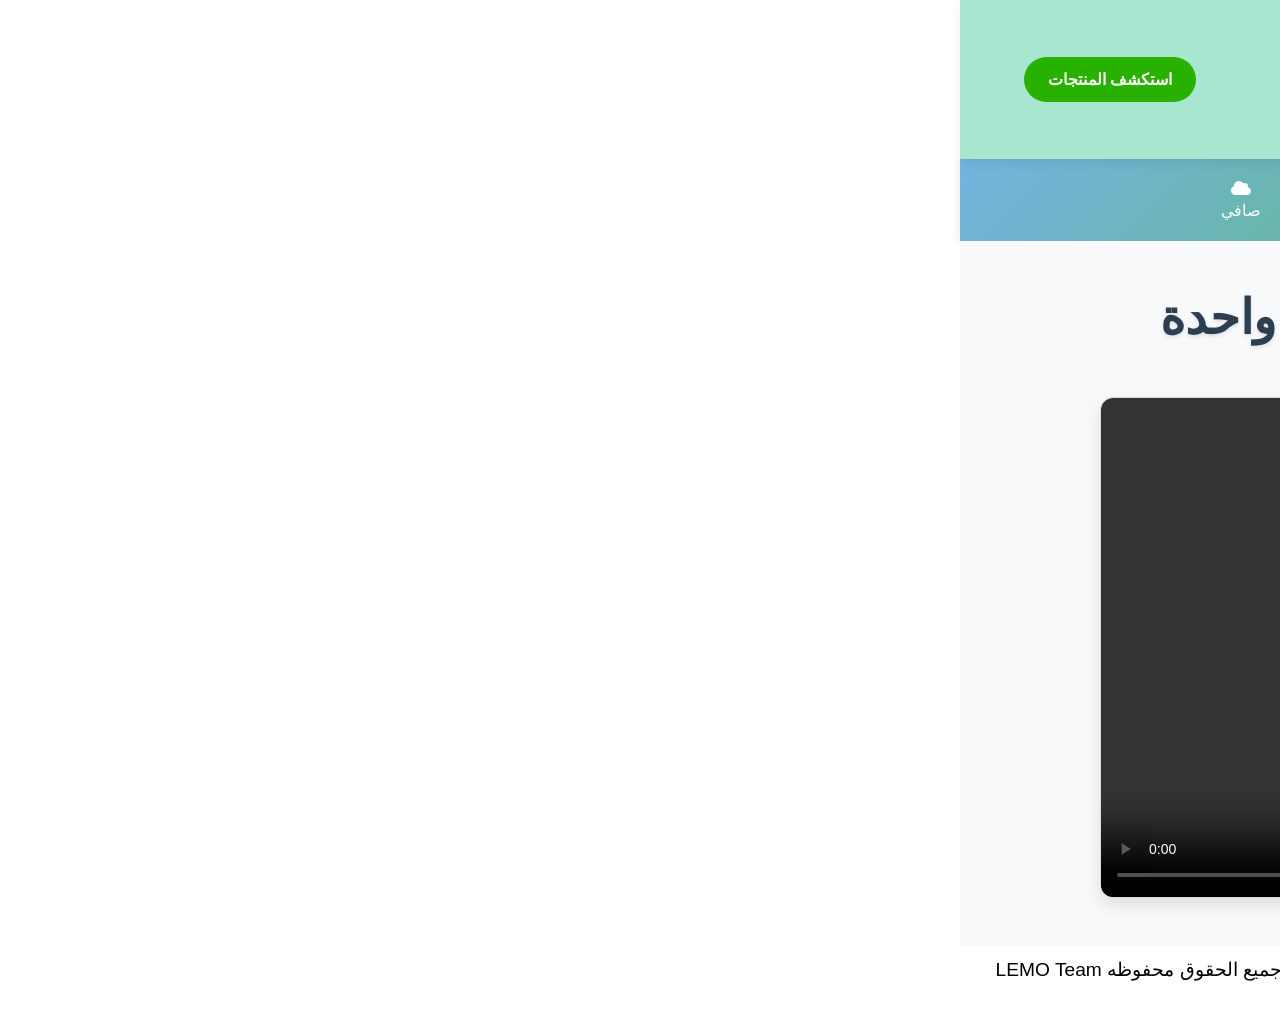
<file: home.html>
<!DOCTYPE html>
<html lang="ar" dir="rtl">
<head>
    <meta charset="UTF-8">
    <meta name="viewport" content="width=device-width, initial-scale=1.0">
    <title>LEMO site </title>
    <link rel="stylesheet" href="https://cdnjs.cloudflare.com/ajax/libs/font-awesome/6.4.0/css/all.min.css">
    <style>
        * {
            margin: 0;
            padding: 0;
            box-sizing: border-box;
            font-family: 'Tajawal', sans-serif;
        }
        
        .main-header {
    display: flex;
    justify-content: space-between;
    align-items: center;
    padding: 15px 40px;
    background-color: #a8e6cf;
    box-shadow: 0 4px 12px rgba(0, 0, 0, 0.08);
    position: sticky;
    top: 0;
    z-index: 1000;
}

.logo {
    width: 120px;
    height: auto;
    transition: transform 0.3s ease;
}

.logo:hover {
    transform: scale(1.05);
}

.store-btn {
    background-color: #29b100;
    color: white;
    padding: 0.8rem 1.5rem;
    border-radius: 30px;
    text-decoration: none;
    font-weight: bold;
    display: flex;
    align-items: center;
    transition: all 0.3s;
    position: relative;
    overflow: hidden;
    
}

.store-btn span {
    position: relative;
    z-index: 2;
}

.hover-effect {
    position: absolute;
    top: 0;
    left: -100%;
    width: 100%;
    height: 100%;
    background: linear-gradient(90deg, transparent, rgba(255,255,255,0.2), transparent);
    transition: 0.5s;
}

.store-btn:hover .hover-effect {
    left: 100%;
}

.store-btn:hover {
    background-color: #c0392b;
    transform: translateY(-3px);
    box-shadow: 0 6px 12px rgba(0,0,0,0.15);
}












.section-header {
    text-align: center;
    margin-bottom: 40px;
}

.section-header h2 {
    font-size: 2rem;
    color: #2c3e50;
    position: relative;
    display: inline-block;
}
        
       
        
        .video-section {
            padding: 3rem 0;
            background-color: #f8f9fa; /* خلفية فاتحة */
            position: relative;
        }
        
        .video-container {
            max-width: 1200px;
            margin: 0 auto;
            position: relative;
            padding: 0 2rem;
        }
        
        .tech-heading {
            position: relative;
            z-index: 2;
            color: #2c3e50; /* نفس لون الهيدر */
            text-align: center;
            margin-bottom: 2rem;
            font-size: 3rem;
            font-weight: 800;
            text-shadow: 0 2px 4px rgba(0,0,0,0.1);
            animation: fadeInDown 1s ease-out;
        }
        
        .tech-heading::after {
            content: "";
            display: block;
            width: 100px;
            height: 4px;
            background-color: #e74c3c; /* لون الزر */
            margin: 1rem auto;
            border-radius: 2px;
        }
        
        .video-wrapper {
            position: relative;
            border-radius: 12px;
            overflow: hidden;
            box-shadow: 0 8px 16px rgba(0,0,0,0.1);
            max-width: 1000px;
            margin: 0 auto;
            border: 1px solid #ddd;
        }
        
        .vid {
            width: 100%;
            display: block;
            position: relative;
            z-index: 1;
            border-radius: 12px;
        }
        
        @keyframes fadeInDown {
            from {
                opacity: 0;
                transform: translateY(-30px);
            }
            to {
                opacity: 1;
                transform: translateY(0);
            }
        }
        
        @media (max-width: 768px) {
            .tech-heading {
                font-size: 2rem;
            }
            
            .main-header {
                flex-direction: column;
                padding: 1rem;
            }
            
            .store-btn {
                margin-top: 1rem;
            }
        }
        .main-footer {
    background: var(--dark-color);
    color: var(--white);
    padding: 60px 0 0;
}




a {
    text-decoration:none;
    text-decoration-color: #2e7d32; 
    text-decoration-thickness: 2px;
    text-decoration-style: dotted; 
    color: black;
}

a:hover {
color: lightgreen; 
}


  
.main-footer {
    transform: translateX(-60rem);
}
body{
   overflow: hidden;

}
.moving-image {
position: absolute;
animation: moveRightLeft 10s linear infinite;
}

@keyframes moveRightLeft {
0% { left: 0px; }
50% { left: 1600px; }
100% { left: 0px; }
}


.tech-heading {
  animation: green-colors 1s infinite ease-in-out;
}

@keyframes green-colors {
  0% { color: #09ea0d; }  /* أخضر فاتح جداً */
  20% { color: #4da515; } /* أخضر نعناعي */
  40% { color: #00ae40; } /* أخضر متوسط */
  60% { color: #13a500; } /* أخضر مزرق */
  80% { color: #008900; } /* أخضر غامق */
  100% { color: #09ea0d; }
}
.store-btn {
    transform: translateX(1.5rem);
    
}
.store-btn:hover {
    transform: translateX(1.5rem)translateY(-0.5rem);

}

.c {
    font-size: larger;
    transform: translateY(-3rem)translateX(1rem);
}


.moving-image {
    width: 250px;
    transform: translateX(10rem);
}
.weather-widget {
            background: linear-gradient(135deg, #72b5e0, #52b72d);
            padding: 15px 20px;
            color: white;
            display: flex;
            justify-content: space-around;
            align-items: center;
            box-shadow: 0 2px 10px rgba(0,0,0,0.1);
            font-family: 'Tajawal', sans-serif;
        }
        
        .weather-info {
            display: flex;
            align-items: center;
            gap: 15px;
        }
        
        .weather-icon {
            font-size: 2rem;
        }
        
        .weather-temp {
            font-size: 1.8rem;
            font-weight: bold;
        }
        
        .weather-details {
            display: flex;
            gap: 20px;
        }
        
        .weather-detail {
            display: flex;
            flex-direction: column;
            align-items: center;
        }
        
        .weather-detail i {
            margin-bottom: 5px;
        }
        
        


            </style>
      </head>
       <body>
    <header class="main-header">
        
        <a href="index.html"><img class="logo" src="assets/Screenshot 2025-05-01 122047.png" alt="شعار المتجر"></a>
        <a href="index.html" class="store-btn">
            <span class="hi">استكشف المنتجات</span>
            <div class="hover-effect"></div>
             
        </a>  
           <img class="moving-image" src="assets/Untitled.png" alt="Moving Image">
           
    
    </header>

     <section>
        <div class="weather-widget">
            <div class="weather-info">
                <i class="weather-icon fas fa-sun"></i>
                <div>
                    <div class="weather-city">مادبا</div>
                    <div class="weather-temp">25°C</div>
                </div>
            </div>
            <div class="weather-details">
                <div class="weather-detail">
                    <i class="fas fa-wind"></i>
                    <span>10km/h</span>
                </div>
                <div class="weather-detail">
                    <i class="fas fa-tint"></i>
                    <span>40%</span>
                </div>
                <div class="weather-detail">
                    <i class="fas fa-cloud"></i>
                    <span>صافي</span>
                </div>
            </div>
        </div>
     </section>

    <section class="video-section">
        <div class="video-container">
            <h1 class="tech-heading">  أحدث التقنيات لزراعة مستدامة بلمسة واحدة </h1>
            <div class="video-wrapper">
                <video class="vid" src="assets/WhatsApp Video 2025-04-29 at 1.29.45 PM.mp4" autoplay loop muted controls></video>
            </div>
        </div>
    </section>
    <footer class="main-footer">
        <p class="c">©جميع الحقوق  محفوظه LEMO Team</p>
    </footer>
</body>
</html>
</file>
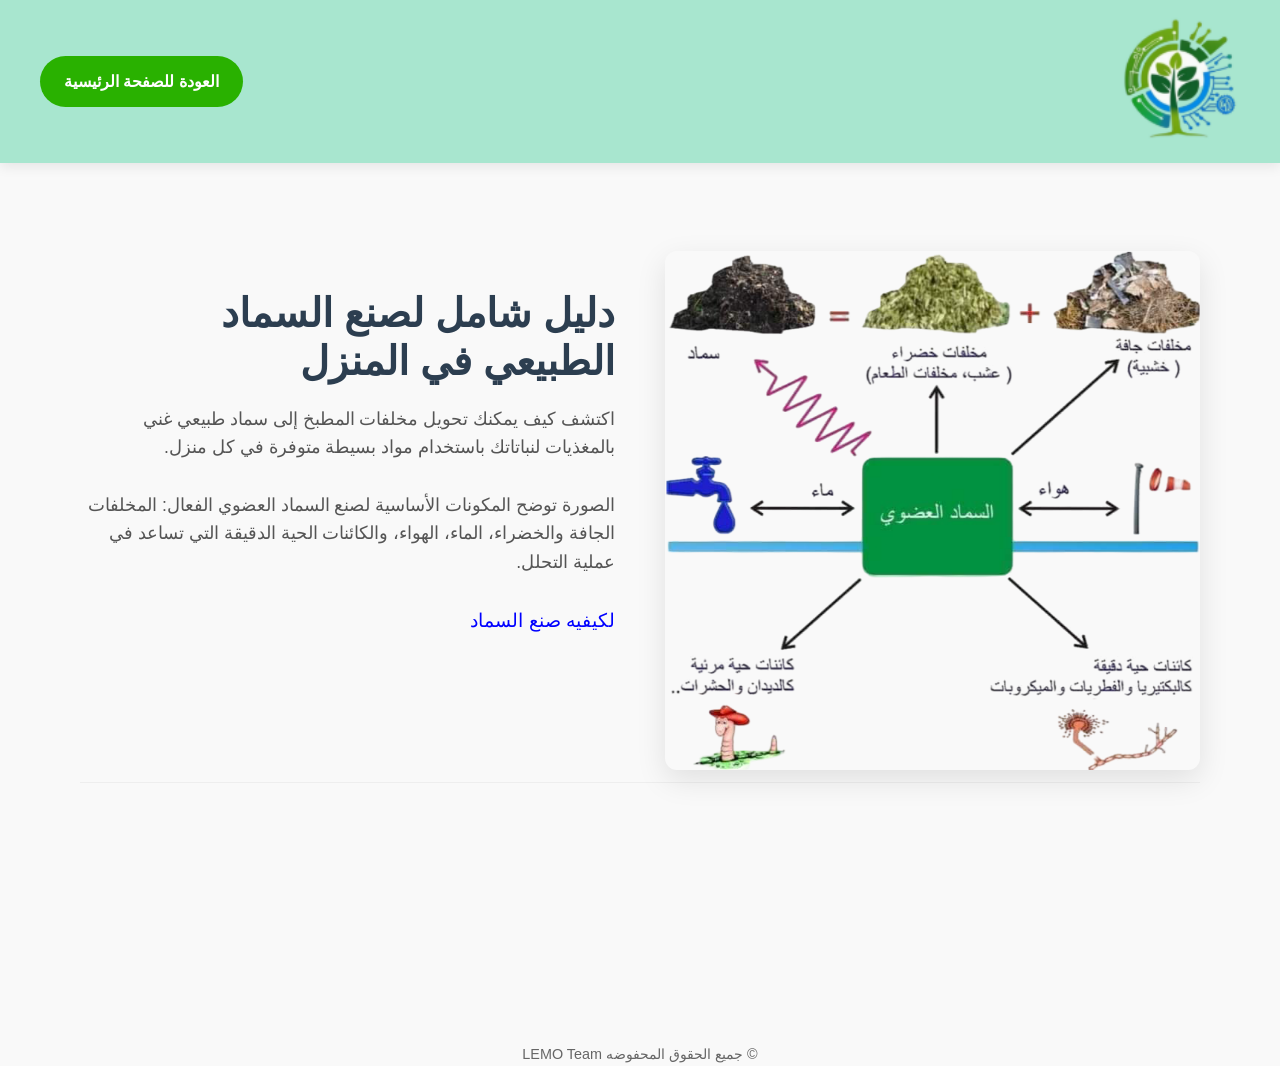
<file: index3.html>
<!DOCTYPE html>
<html lang="ar" dir="rtl">
<head>
    <meta charset="UTF-8">
    <meta name="viewport" content="width=device-width, initial-scale=1.0">
    <title>LEMO site</title>
    <link rel="stylesheet" href="https://cdnjs.cloudflare.com/ajax/libs/font-awesome/6.0.0/css/all.min.css">
    <style>
       
    
        * {
            margin: 0;
            padding: 0;
            box-sizing: border-box;
        }
        
        body {
            font-family: 'Segoe UI', Tahoma, Geneva, Verdana, sans-serif;
            line-height: 1.6;
            color: #333;
            background-color: #f9f9f9;
            overflow: hidden;
            
        }
        
        
        .main-header {
    display: flex;
    justify-content: space-between;
    align-items: center;
    padding: 15px 40px;
    background-color: #a8e6cf;
    box-shadow: 0 4px 12px rgba(0, 0, 0, 0.08);
    position: sticky;
    top: 0;
    z-index: 1000;
}

.logo {
    width: 120px;
    height: auto;
    transition: transform 0.3s ease;
}

.logo:hover {
    transform: scale(1.05);
}

.store-btn {
    background-color: #29b100;
    color: white;
    padding: 0.8rem 1.5rem;
    border-radius: 30px;
    text-decoration: none;
    font-weight: bold;
    display: flex;
    align-items: center;
    transition: all 0.3s;
    position: relative;
    overflow: hidden;
}

.store-btn span {
    position: relative;
    z-index: 2;
}

.hover-effect {
    position: absolute;
    top: 0;
    left: -100%;
    width: 100%;
    height: 100%;
    background: linear-gradient(90deg, transparent, rgba(255,255,255,0.2), transparent);
    transition: 0.5s;
}

.store-btn:hover .hover-effect {
    left: 100%;
}

.store-btn:hover {
    background-color: #c0392b;
    transform: translateY(-3px);
    box-shadow: 0 6px 12px rgba(0,0,0,0.15);
}
        
        /* Main Content Styles */
        .container {
            max-width: 1200px;
            margin: 0 auto;
            padding: 40px;
            width: 200rem;
        }
        
        .hero-section {
            display: flex;
            align-items: center;
            gap: 50px;
            margin-bottom: 60px;
        }
        
        .hero-image {
            flex: 1;
            border-radius: 12px;
            box-shadow: 0 10px 30px rgba(0, 0, 0, 0.1);
            overflow: hidden;
            transition: transform 0.3s ease;
            transform: translateY(3rem);
        }
        
        .hero-image img {
            width: 100%;
            height: auto;
            display: block;

        }
        
        .hero-image:hover {
            transform: scale(1.02);
        }
        
        .hero-content {
            flex: 1;
        }
        
        .hero-content h1 {
            font-size: 2.5rem;
            color: #2c3e50;
            margin-bottom: 20px;
            line-height: 1.2;
        }
        
        .hero-content p {
            font-size: 1.1rem;
            color: #555;
            margin-bottom: 30px;
        }
        
        
        .steps-section {
            background-color: white;
            border-radius: 12px;
            padding: 40px;
            box-shadow: 0 5px 15px rgba(0, 0, 0, 0.05);
            margin-bottom: 40px;
        }
        .op {
            text-decoration:none;
            text-decoration-color: #2e7d32; 
            text-decoration-thickness: 2px;
            text-decoration-style: dotted; 
            color: blue;
            font-size: larger;
        }
       
        
        .section-title {
            text-align: center;
            color: #2c3e50;
            margin-bottom: 40px;
            font-size: 2rem;
            position: relative;
        }
        
        .section-title::after {
            content: '';
            display: block;
            width: 80px;
            height: 4px;
            background: #a8e6cf;
            margin: 15px auto 0;
            border-radius: 2px;
        }
        
        .steps-grid {
            display: grid;
            grid-template-columns: repeat(2, 1fr);
            gap: 30px;
        }
        
        .step-card {
            background-color: #f8f8f8;
            border-radius: 10px;
            padding: 25px;
            transition: all 0.3s ease;
            border-left: 5px solid #a8e6cf;
        }
        
        .step-card:hover {
            transform: translateY(-5px);
            box-shadow: 0 8px 20px rgba(0, 0, 0, 0.1);
        }
        
        .step-number {
            display: inline-block;
            background-color: #2c3e50;
            color: white;
            width: 35px;
            height: 35px;
            border-radius: 50%;
            text-align: center;
            line-height: 35px;
            margin-bottom: 15px;
            font-weight: bold;
        }
        
        
        .step-title {
            font-size: 1.3rem;
            color: #2c3e50;
            margin-bottom: 15px;
        }
        
        .step-description {
            color: #666;
            font-size: 1rem;
        }
        
        /* Tips Section */
        .tips-section {
            background-color: #e8f4ea;
            border-radius: 12px;
            padding: 40px;
            text-align: center;
        }
        
        .tips-section h2 {
            color: #2c3e50;
            margin-bottom: 20px;
            font-size: 1.8rem;
        }
        
        .tips-content {
            font-size: 1.1rem;
            color: #444;
            max-width: 800px;
            margin: 0 auto;
            line-height: 1.8;
        }
        
        /* Footer */
        .footer {
            text-align: center;
            padding: 100px;
            color: #666;
            font-size: 0.9rem;
            margin-top: 10px;
            border-top: 1px solid #eee;
        }
        
        /* Responsive Adjustments */
        @media (max-width: 992px) {
            .hero-section {
                flex-direction: column;
            }
            
            .steps-grid {
                grid-template-columns: 1fr;
            }
        }
        .c {
            transform: translateY(10rem);
        }
        
        




    </style>
</head>
<body>
    <header class="main-header">
        <a href="index.html"><img class="logo" src="assets/Screenshot 2025-05-01 122047.png" alt="شعار الموقع"></a>
        <a href="index.html" class="store-btn">
            <span>العودة للصفحة الرئيسية</span>
            <div class="hover-effect"></div>
        </a>
        
    </header>
    
    <div class="container">
        
        <section class="hero-section">
            <div class="hero-image">
                <img  src="assets/122884037_234358504689129_2043362347790949247_n.png" alt="مكونات السماد العضوي">
            </div>
            
            <div class="hero-content">
                <h1>دليل شامل لصنع السماد الطبيعي في المنزل</h1>
                <p>اكتشف كيف يمكنك تحويل مخلفات المطبخ إلى سماد طبيعي غني بالمغذيات لنباتاتك باستخدام مواد بسيطة متوفرة في كل منزل.</p>
                <p>الصورة توضح المكونات الأساسية لصنع السماد العضوي الفعال: المخلفات الجافة والخضراء، الماء، الهواء، والكائنات الحية الدقيقة التي تساعد في عملية التحلل.</p>
                <a class="op" href="index4.html">لكيفيه صنع السماد</a>
            </div>
        </section>
        
        
    
    <footer class="footer">
        <p class="c">©  جميع الحقوق المحفوضه LEMO Team</p>
    </footer>
</body>
</html>
</file>
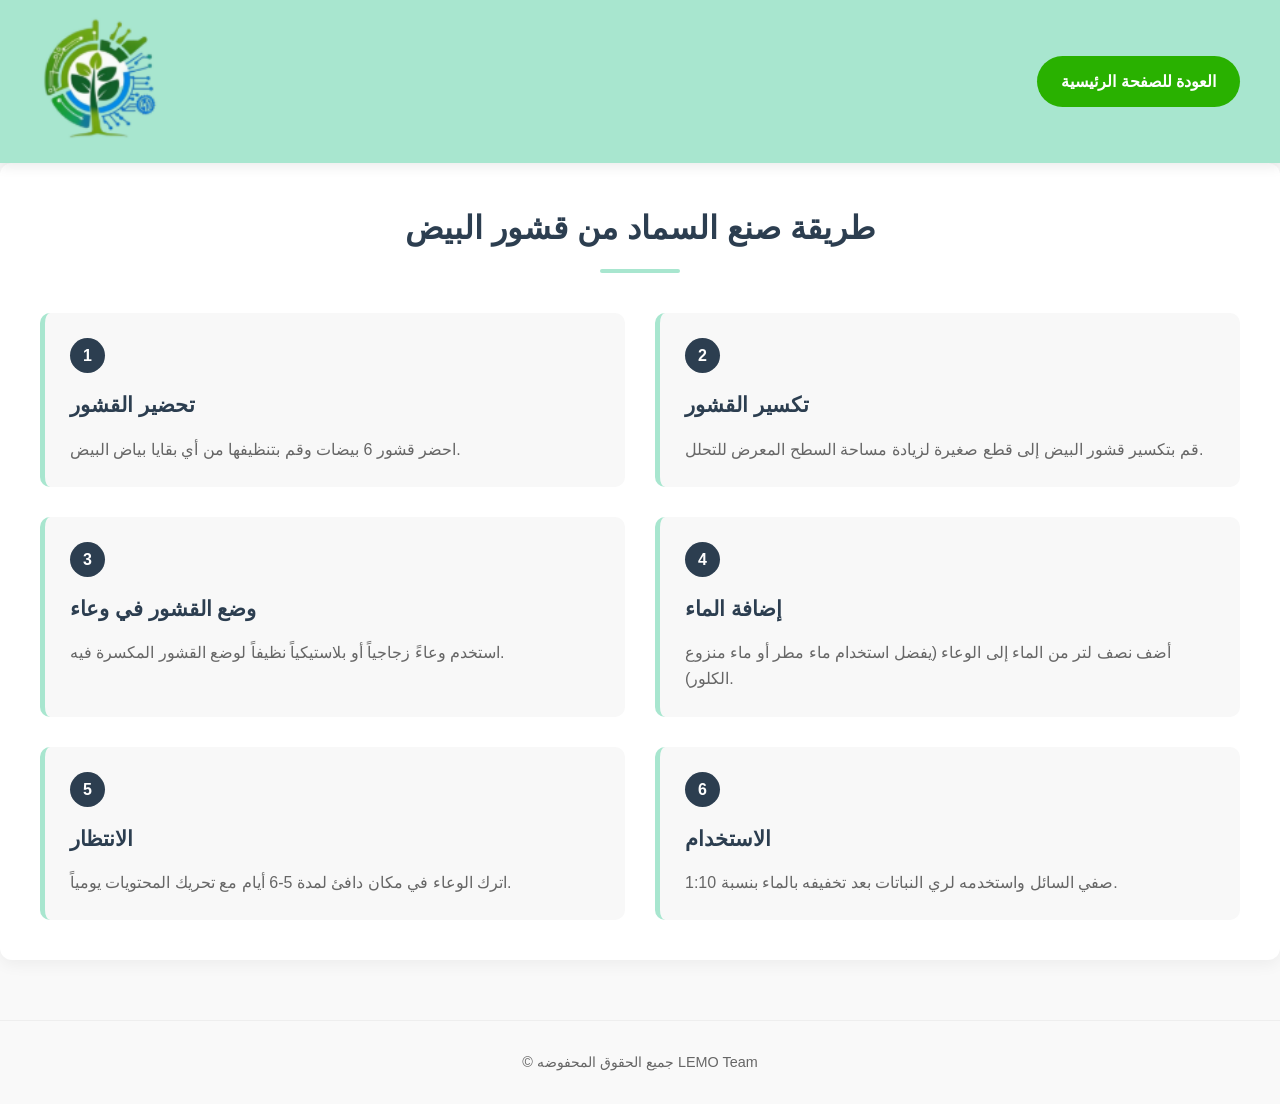
<file: index4.html>
<!DOCTYPE html>
<html lang="en">
<head>
    <meta charset="UTF-8">
    <meta name="viewport" content="width=device-width, initial-scale=1.0">
    <title>LEMO site</title>
    <link rel="stylesheet" href="https://cdnjs.cloudflare.com/ajax/libs/font-awesome/6.0.0/css/all.min.css">
    <style>
    * {
        margin: 0;
        padding: 0;
        box-sizing: border-box;
        scroll-behavior: smooth;
    }
    
    body {
        font-family: 'Segoe UI', Tahoma, Geneva, Verdana, sans-serif;
        line-height: 1.6;
        color: #333;
        background-color: #f9f9f9;
        scroll-behavior: smooth;
    }
    
    
    .main-header {
    display: flex;
    justify-content: space-between;
    align-items: center;
    padding: 15px 40px;
    background-color: #a8e6cf;
    box-shadow: 0 4px 12px rgba(0, 0, 0, 0.08);
    position: sticky;
    top: 0;
    z-index: 1000;
}

.logo {
    width: 120px;
    height: auto;
    transition: transform 0.3s ease;
}

.logo:hover {
    transform: scale(1.05);
}

.store-btn {
    background-color: #29b100;
    color: white;
    padding: 0.8rem 1.5rem;
    border-radius: 30px;
    text-decoration: none;
    font-weight: bold;
    display: flex;
    align-items: center;
    transition: all 0.3s;
    position: relative;
    overflow: hidden;
}

.store-btn span {
    position: relative;
    z-index: 2;
}

.hover-effect {
    position: absolute;
    top: 0;
    left: -100%;
    width: 100%;
    height: 100%;
    background: linear-gradient(90deg, transparent, rgba(255,255,255,0.2), transparent);
    transition: 0.5s;
}

.store-btn:hover .hover-effect {
    left: 100%;
}

.store-btn:hover {
    background-color: #c0392b;
    transform: translateY(-3px);
    box-shadow: 0 6px 12px rgba(0,0,0,0.15);
}
    
    /* Main Content Styles */
    .container {
        max-width: 1200px;
        margin: 0 auto;
        padding: 40px;
    }
    
    .hero-section {
        display: flex;
        align-items: center;
        gap: 50px;
        margin-bottom: 60px;
    }
    
    .hero-image {
        flex: 1;
        border-radius: 12px;
        box-shadow: 0 10px 30px rgba(0, 0, 0, 0.1);
        overflow: hidden;
        transition: transform 0.3s ease;
    }
    
    .hero-image img {
        width: 100%;
        height: auto;
        display: block;
    }
    
    .hero-image:hover {
        transform: scale(1.02);
    }
    
    .hero-content {
        flex: 1;
    }
    
    .hero-content h1 {
        font-size: 2.5rem;
        color: #2c3e50;
        margin-bottom: 20px;
        line-height: 1.2;
    }
    
    .hero-content p {
        font-size: 1.1rem;
        color: #555;
        margin-bottom: 30px;
    }
    
    /* Steps Section */
    .steps-section {
        background-color: white;
        border-radius: 12px;
        padding: 40px;
        box-shadow: 0 5px 15px rgba(0, 0, 0, 0.05);
        margin-bottom: 40px;
    }
    
    .section-title {
        text-align: center;
        color: #2c3e50;
        margin-bottom: 40px;
        font-size: 2rem;
        position: relative;
    }
    
    .section-title::after {
        content: '';
        display: block;
        width: 80px;
        height: 4px;
        background: #a8e6cf;
        margin: 15px auto 0;
        border-radius: 2px;
    }
    
    .steps-grid {
        display: grid;
        grid-template-columns: repeat(2, 1fr);
        gap: 30px;
    }
    
    .step-card {
        background-color: #f8f8f8;
        border-radius: 10px;
        padding: 25px;
        transition: all 0.3s ease;
        border-left: 5px solid #a8e6cf;
    }
    
    .step-card:hover {
        transform: translateY(-5px);
        box-shadow: 0 8px 20px rgba(0, 0, 0, 0.1);
    }
    
    .step-number {
        display: inline-block;
        background-color: #2c3e50;
        color: white;
        width: 35px;
        height: 35px;
        border-radius: 50%;
        text-align: center;
        line-height: 35px;
        margin-bottom: 15px;
        font-weight: bold;
    }
    
    .step-title {
        font-size: 1.3rem;
        color: #2c3e50;
        margin-bottom: 15px;
    }
    
    .step-description {
        color: #666;
        font-size: 1rem;
    }
    
    /* Tips Section */
    .tips-section {
        background-color: #e8f4ea;
        border-radius: 12px;
        padding: 40px;
        text-align: center;
    }
    
    .tips-section h2 {
        color: #2c3e50;
        margin-bottom: 20px;
        font-size: 1.8rem;
    }
    
    .tips-content {
        font-size: 1.1rem;
        color: #444;
        max-width: 800px;
        margin: 0 auto;
        line-height: 1.8;
    }
    
    /* Footer */
    .footer {
        text-align: center;
        padding: 30px;
        color: #666;
        font-size: 0.9rem;
        margin-top: 60px;
        border-top: 1px solid #eee;
    }
    
    /* Responsive Adjustments */
    @media (max-width: 992px) {
        .hero-section {
            flex-direction: column;
        }
        
        .steps-grid {
            grid-template-columns: 1fr;
        }
    }</style>
</head>
<body>
    
    <header class="main-header">
        <a href="index.html"><img class="logo" src="assets/Screenshot 2025-05-01 122047.png" alt="شعار الموقع"></a>
        <a href="index.html" class="store-btn">
            <span>العودة للصفحة الرئيسية</span>
            <div class="hover-effect"></div>
        </a>
        
    </header>
    <section class="steps-section">
        <h2 class="section-title">طريقة صنع السماد من قشور البيض</h2>
        
        <div class="steps-grid">
            <div class="step-card">
                <div class="step-number">1</div>
                <h3 class="step-title">تحضير القشور</h3>
                <p class="step-description">احضر قشور 6 بيضات وقم بتنظيفها من أي بقايا بياض البيض.</p>
            </div>
            
            <div class="step-card">
                <div class="step-number">2</div>
                <h3 class="step-title">تكسير القشور</h3>
                <p class="step-description">قم بتكسير قشور البيض إلى قطع صغيرة لزيادة مساحة السطح المعرض للتحلل.</p>
            </div>
            
            <div class="step-card">
                <div class="step-number">3</div>
                <h3 class="step-title">وضع القشور في وعاء</h3>
                <p class="step-description">استخدم وعاءً زجاجياً أو بلاستيكياً نظيفاً لوضع القشور المكسرة فيه.</p>
            </div>
            
            <div class="step-card">
                <div class="step-number">4</div>
                <h3 class="step-title">إضافة الماء</h3>
                <p class="step-description">أضف نصف لتر من الماء إلى الوعاء (يفضل استخدام ماء مطر أو ماء منزوع الكلور).</p>
            </div>
            
            <div class="step-card">
                <div class="step-number">5</div>
                <h3 class="step-title">الانتظار</h3>
                <p class="step-description">اترك الوعاء في مكان دافئ لمدة 5-6 أيام مع تحريك المحتويات يومياً.</p>
            </div>
            
            <div class="step-card">
                <div class="step-number">6</div>
                <h3 class="step-title">الاستخدام</h3>
                <p class="step-description">صفي السائل واستخدمه لري النباتات بعد تخفيفه بالماء بنسبة 1:10.</p>
            </div>
        </div>
    </section>
    
    <footer class="footer">
        <p>©  جميع الحقوق المحفوضه LEMO Team</p>
    </footer>
    

</body>
</html>
</file>
